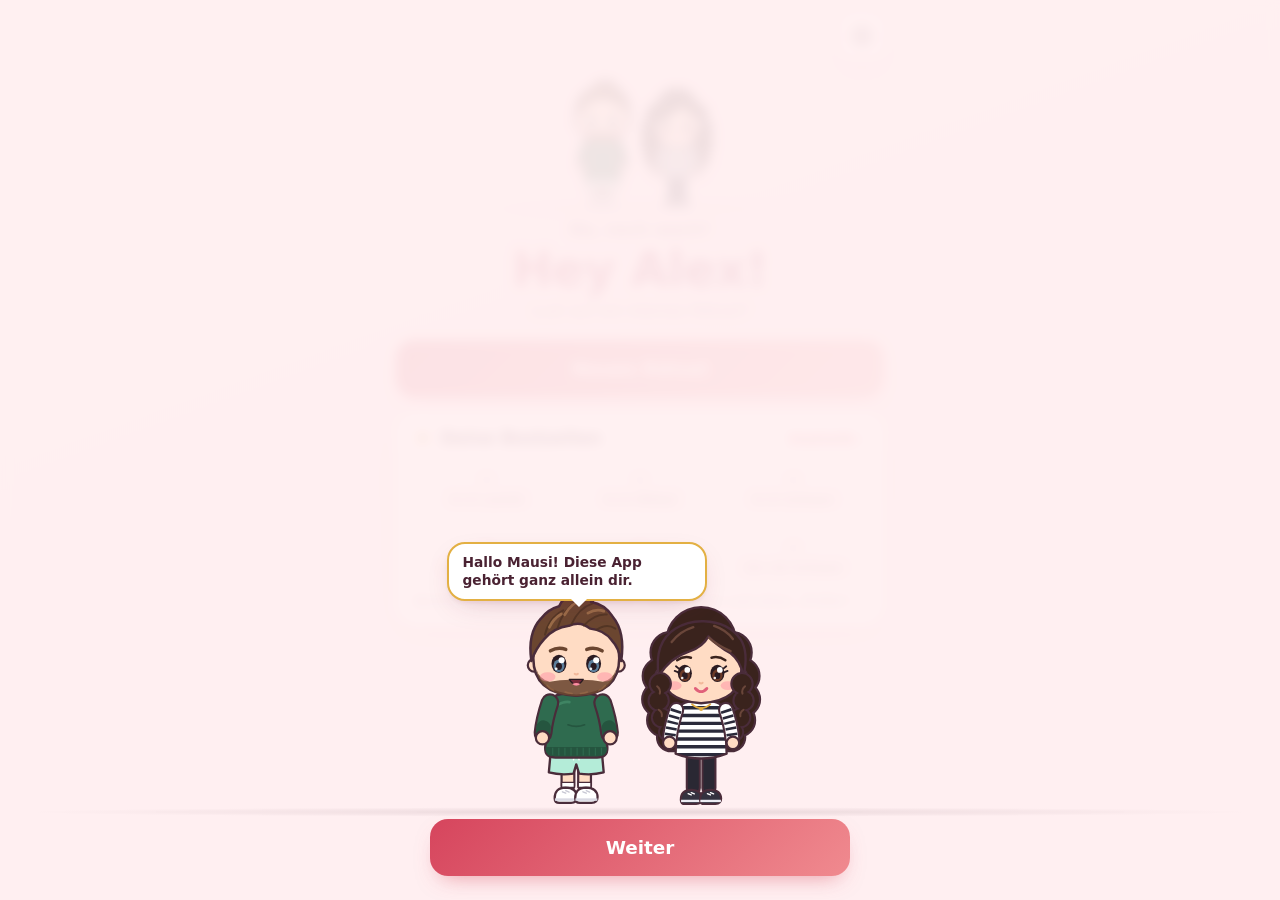
<file: index.html>
<!doctype html>
<html lang="de">
<head>
  <meta charset="utf-8">
  <meta name="viewport" content="width=device-width, initial-scale=1, viewport-fit=cover, user-scalable=no">
  <meta name="theme-color" content="#fff0f1" id="theme-color">
  <title>Alex' Sudoku</title>
  <meta name="description" content="Sudoku für Alex – mit Vincent als Spielleiter.">
  <meta name="mobile-web-app-capable" content="yes">
  <link rel="manifest" href="manifest.webmanifest">
  <link rel="icon" type="image/png" href="icons/favicon-64.png">
  <link rel="apple-touch-icon" href="icons/apple-touch-icon.png">
  <link rel="stylesheet" href="css/style.css">
  <link rel="stylesheet" href="css/figures.css">
</head>
<body>
  <div id="bg" aria-hidden="true"></div>

  <!-- Symbole für Icons -->
  <svg width="0" height="0" style="position:absolute" aria-hidden="true">
    <defs>
      <symbol id="i-heart" viewBox="0 0 24 24"><path fill="currentColor" d="M12 21s-7.5-4.6-9.6-9.2C1 8.6 3 5 6.6 5c2 0 3.4 1.1 5.4 3.2C14 6.1 15.4 5 17.4 5 21 5 23 8.6 21.6 11.8 19.5 16.4 12 21 12 21z"/></symbol>
      <symbol id="i-paw" viewBox="0 0 24 24"><g fill="currentColor"><ellipse cx="12" cy="16" rx="5" ry="4.2"/><ellipse cx="5.5" cy="10.5" rx="2.1" ry="2.7"/><ellipse cx="9.5" cy="6.5" rx="2.1" ry="2.8"/><ellipse cx="14.5" cy="6.5" rx="2.1" ry="2.8"/><ellipse cx="18.5" cy="10.5" rx="2.1" ry="2.7"/></g></symbol>
      <symbol id="i-star" viewBox="0 0 24 24"><path fill="currentColor" d="M12 2.5l2.9 6 6.6.8-4.9 4.5 1.3 6.5L12 17l-5.9 3.3 1.3-6.5L2.5 9.3l6.6-.8z"/></symbol>
      <symbol id="i-cake" viewBox="0 0 24 24"><g fill="currentColor"><rect x="3" y="12" width="18" height="8" rx="2"/><path d="M5 12c0-3 3-4.5 7-4.5s7 1.5 7 4.5z"/><rect x="11.2" y="2.5" width="1.6" height="5" rx=".8"/></g></symbol>
      <symbol id="i-undo" viewBox="0 0 24 24"><path fill="none" stroke="currentColor" stroke-width="2.2" stroke-linecap="round" stroke-linejoin="round" d="M9 14L4 9l5-5M4 9h10a6 6 0 010 12h-3"/></symbol>
      <symbol id="i-erase" viewBox="0 0 24 24"><path fill="none" stroke="currentColor" stroke-width="2.2" stroke-linecap="round" stroke-linejoin="round" d="M20 20H9L3.6 14.6a2 2 0 010-2.8L12 3.4a2 2 0 012.8 0l5.8 5.8a2 2 0 010 2.8L12 20M7.5 9.5l7 7"/></symbol>
      <symbol id="i-pencil" viewBox="0 0 24 24"><path fill="none" stroke="currentColor" stroke-width="2.2" stroke-linecap="round" stroke-linejoin="round" d="M4 20l1-4L16.5 4.5a2.1 2.1 0 013 3L8 19z M14 7l3 3"/></symbol>
      <symbol id="i-check" viewBox="0 0 24 24"><g fill="none" stroke="currentColor" stroke-width="2.2" stroke-linecap="round" stroke-linejoin="round"><circle cx="10.5" cy="10.5" r="6.5"/><path d="M15.5 15.5L21 21M7.8 10.6l2 2 3.6-3.8"/></g></symbol>
      <symbol id="i-bulb" viewBox="0 0 24 24"><path fill="none" stroke="currentColor" stroke-width="2.2" stroke-linecap="round" stroke-linejoin="round" d="M9 18h6M10 21h4M12 3a6 6 0 00-3.6 10.8c.7.6 1.1 1.4 1.1 2.2h5c0-.8.4-1.6 1.1-2.2A6 6 0 0012 3z"/></symbol>
      <symbol id="i-pause" viewBox="0 0 24 24"><g fill="currentColor"><rect x="6" y="4.5" width="4" height="15" rx="1.5"/><rect x="14" y="4.5" width="4" height="15" rx="1.5"/></g></symbol>
      <symbol id="i-home" viewBox="0 0 24 24"><path fill="none" stroke="currentColor" stroke-width="2.2" stroke-linecap="round" stroke-linejoin="round" d="M3.5 11L12 4l8.5 7M6 9.5V20h4.5v-5h3v5H18V9.5"/></symbol>
      <symbol id="i-back" viewBox="0 0 24 24"><path fill="none" stroke="currentColor" stroke-width="2.4" stroke-linecap="round" stroke-linejoin="round" d="M15 5l-7 7 7 7"/></symbol>
      <symbol id="i-gear" viewBox="0 0 24 24"><g fill="none" stroke="currentColor" stroke-width="2.1" stroke-linecap="round" stroke-linejoin="round"><circle cx="12" cy="12" r="3.2"/><path d="M19.4 15a1.7 1.7 0 00.3 1.8l.1.1a2 2 0 11-2.8 2.8l-.1-.1a1.7 1.7 0 00-1.8-.3 1.7 1.7 0 00-1 1.5V21a2 2 0 11-4 0v-.1a1.7 1.7 0 00-1.1-1.5 1.7 1.7 0 00-1.8.3l-.1.1a2 2 0 11-2.8-2.8l.1-.1a1.7 1.7 0 00.3-1.8 1.7 1.7 0 00-1.5-1H3a2 2 0 110-4h.1a1.7 1.7 0 001.5-1.1 1.7 1.7 0 00-.3-1.8l-.1-.1a2 2 0 112.8-2.8l.1.1a1.7 1.7 0 001.8.3H9a1.7 1.7 0 001-1.5V3a2 2 0 114 0v.1a1.7 1.7 0 001 1.5 1.7 1.7 0 001.8-.3l.1-.1a2 2 0 112.8 2.8l-.1.1a1.7 1.7 0 00-.3 1.8V9a1.7 1.7 0 001.5 1H21a2 2 0 110 4h-.1a1.7 1.7 0 00-1.5 1z"/></g></symbol>
      <symbol id="i-zoom" viewBox="0 0 24 24"><g fill="none" stroke="currentColor" stroke-width="2.2" stroke-linecap="round"><circle cx="10.5" cy="10.5" r="6.5"/><path d="M15.5 15.5L21 21M10.5 7.8v5.4M7.8 10.5h5.4"/></g></symbol>
      <symbol id="i-clock" viewBox="0 0 24 24"><g fill="none" stroke="currentColor" stroke-width="2.2" stroke-linecap="round"><circle cx="12" cy="13" r="8"/><path d="M12 9v4l2.5 2M9.5 2.5h5"/></g></symbol>
    </defs>
  </svg>

  <main id="app">
    <!-- START -->
    <section id="screen-home" class="screen">
      <div class="home-top"><button class="icon-btn" id="btn-options" aria-label="Einstellungen"><svg><use href="#i-gear"/></svg></button></div>
      <div class="day-banner" id="day-banner" hidden></div>
      <div class="hero">
        <div class="stage" id="home-stage"><div class="floor"></div></div>
        <p class="hello" id="hello">Hallo</p>
        <h1>Hey Alex!</h1>
        <p class="sub">Lust auf ein kleines Rätsel?</p>
      </div>

      <button class="card continue" id="btn-continue" hidden>
        <span class="continue-label">Weiterspielen</span>
        <span class="continue-info" id="continue-info"></span>
        <span class="continue-arrow">›</span>
      </button>

      <button class="btn primary big" id="btn-new">Neues Rätsel</button>

      <div class="card records">
        <div class="card-head">
          <h2><svg class="ico"><use href="#i-star"/></svg> Deine Bestzeiten</h2>
          <button class="link-btn" id="btn-stats">Statistik ›</button>
        </div>
        <div class="records-grid" id="records"></div>
        <p class="hint-text">Bestzeiten zählen im Zeitmodus – ohne Tipps und ohne „Prüfen“.</p>
      </div>
    </section>

    <!-- STATISTIK -->
    <section id="screen-stats" class="screen">
      <header class="topbar">
        <button class="icon-btn" data-go="home" aria-label="Zurück"><svg><use href="#i-back"/></svg></button>
        <h2>Statistik</h2>
        <span class="spacer"></span>
      </header>
      <div class="stat-tiles" id="stat-tiles"></div>
      <div class="card">
        <h3>Nach Größe und Schwierigkeit</h3>
        <table class="stat-table" id="stat-table"></table>
        <p class="hint-text">Bestzeit und Durchschnitt zählen nur Rätsel im Zeitmodus ohne Hilfe.</p>
      </div>
    </section>

    <!-- EINSTELLUNGEN -->
    <section id="screen-setup" class="screen">
      <header class="topbar">
        <button class="icon-btn" data-go="home" aria-label="Zurück"><svg><use href="#i-back"/></svg></button>
        <h2>Neues Rätsel</h2>
        <span class="spacer"></span>
      </header>

      <div class="card">
        <h3>Größe</h3>
        <div class="seg" id="seg-size">
          <button data-size="9" class="on">9 × 9</button>
          <button data-size="16">16 × 16</button>
        </div>
      </div>

      <div class="card">
        <h3>Symbole</h3>
        <div class="sets" id="sets"></div>
      </div>

      <div class="card">
        <h3>Schwierigkeit</h3>
        <div class="diffs" id="diffs">
          <button data-diff="leicht"><span class="paws"><svg><use href="#i-paw"/></svg></span>Leicht</button>
          <button data-diff="mittel"><span class="paws"><svg><use href="#i-paw"/></svg><svg><use href="#i-paw"/></svg></span>Mittel</button>
          <button data-diff="schwer"><span class="paws"><svg><use href="#i-paw"/></svg><svg><use href="#i-paw"/></svg><svg><use href="#i-paw"/></svg></span>Schwer</button>
        </div>
      </div>

      <div class="card row-between">
        <div>
          <h3><svg class="ico"><use href="#i-clock"/></svg> Zeitmodus</h3>
          <p class="hint-text">Auf Zeit spielen und Rekorde jagen.</p>
        </div>
        <button class="switch" id="sw-timed" role="switch" aria-checked="true" aria-label="Zeitmodus"><span></span></button>
      </div>

      <button class="btn primary big" id="btn-start">Los geht's!</button>
    </section>

    <!-- OPTIONEN -->
    <section id="screen-options" class="screen">
      <header class="topbar">
        <button class="icon-btn" data-go="home" aria-label="Zurück"><svg><use href="#i-back"/></svg></button>
        <h2>Einstellungen</h2>
        <span class="spacer"></span>
      </header>

      <div class="card">
        <h3>Design</h3>
        <div class="seg seg3" id="seg-theme">
          <button data-theme="system">Wie Handy</button>
          <button data-theme="light">Hell</button>
          <button data-theme="dark">Dunkel</button>
        </div>
      </div>

      <div class="card">
        <div class="opt-row">
          <h3>Notizen automatisch entfernen</h3>
          <button class="switch" id="sw-autonotes" role="switch" aria-checked="false" aria-label="Notizen automatisch entfernen"><span></span></button>
        </div>
        <p class="hint-text">Trägst du eine Zahl groß ein, verschwinden dieselben Bleistift-Notizen in ihrer Zeile, Spalte und ihrem Block. „Zurück“ holt sie wieder her – der Radierer nicht.</p>
      </div>
    </section>

    <!-- LADEN -->
    <section id="screen-loading" class="screen">
      <div class="loading">
        <div class="bake" id="bake"><svg class="cake" viewBox="0 0 200 200" aria-hidden="true">
          <g class="steam"><path d="M80 52c-6-8 6-12 0-20"/><path d="M100 46c-6-8 6-12 0-20"/><path d="M120 52c-6-8 6-12 0-20"/></g>
          <ellipse cx="100" cy="168" rx="72" ry="10" class="plate"/>
          <rect x="42" y="112" width="116" height="52" rx="10" class="layer1"/>
          <rect x="52" y="78" width="96" height="40" rx="10" class="layer2"/>
          <path d="M52 92c0-10 6-14 14-14h68c8 0 14 4 14 14v2c-6 0-6 8-12 8s-6-8-12-8-6 10-12 10-6-10-12-10-6 8-12 8-6-8-12-8-6 10-12 10-6-8-10-8z" class="icing"/>
          <rect x="96" y="58" width="8" height="22" rx="3" class="candle"/>
          <path d="M100 40c6 7 6 13 0 16-6-3-6-9 0-16z" class="flame"/>
          <g class="dots"><circle cx="70" cy="136" r="4"/><circle cx="100" cy="142" r="4"/><circle cx="130" cy="136" r="4"/></g>
        </svg></div>
        <p class="loading-text">Dein Rätsel wird gebacken …</p>
        <div class="loading-bar"><span></span></div>
      </div>
    </section>

    <!-- SPIEL -->
    <section id="screen-game" class="screen">
      <header class="topbar">
        <button class="icon-btn" id="btn-home" aria-label="Zum Start"><svg><use href="#i-home"/></svg></button>
        <div class="game-title">
          <span id="game-level">Mittel</span>
          <span class="timer" id="timer" hidden>0:00</span>
        </div>
        <button class="icon-btn" id="btn-pause" aria-label="Pause"><svg><use href="#i-pause"/></svg></button>
      </header>

      <div class="board-wrap" id="board-wrap">
        <div class="board-scroll" id="board-scroll"><div class="board" id="board"></div></div>
        <button class="cover" id="cover" hidden>
          <span class="cover-say" id="cover-say" hidden></span>
          <span class="holder" id="pause-holder"></span>
          <span class="cover-text">Antippen zum Weiterspielen</span>
        </button>
      </div>

      <div class="tools">
        <button class="tool" id="t-undo"><svg><use href="#i-undo"/></svg><span>Zurück</span></button>
        <button class="tool" id="t-erase"><svg><use href="#i-erase"/></svg><span>Radierer</span></button>
        <button class="tool" id="t-pencil" aria-pressed="false"><svg><use href="#i-pencil"/></svg><span id="t-pencil-label">Bleistift</span></button>
        <button class="tool" id="t-check"><svg><use href="#i-check"/></svg><span id="t-check-label">Prüfen</span></button>
        <button class="tool" id="t-zoom" aria-pressed="false" hidden><svg><use href="#i-zoom"/></svg><span>Zoom</span></button>
        <button class="tool" id="t-tip">
          <span class="tip-ring"><svg viewBox="0 0 40 40" class="ring"><circle cx="20" cy="20" r="17" class="ring-bg"/><circle cx="20" cy="20" r="17" class="ring-fg" id="tip-ring"/></svg><svg class="tip-ico"><use href="#i-bulb"/></svg></span>
          <span>Tipp</span>
        </button>
      </div>

      <div class="notes-strip" id="notes-strip" hidden></div>
      <div class="numpad" id="numpad"></div>
      <div class="dev" id="dev" hidden><button id="dev-almost">Test: fast fertig</button> <button id="dev-moment">Test: Zufallsmoment</button></div>
      <div class="stage" id="game-stage"><div class="floor"></div></div>
    </section>
  </main>

  <!-- Begrüßungsszene beim ersten Öffnen -->
  <div class="intro" id="intro" hidden>
    <div class="stage" id="intro-stage"><div class="floor"></div></div>
    <div class="intro-actions"><button class="btn primary big" id="intro-next">Weiter</button></div>
  </div>

  <!-- Dialog -->
  <div class="modal" id="modal" hidden>
    <div class="modal-card" role="dialog" aria-modal="true">
      <div class="modal-body" id="modal-body"></div>
      <div class="modal-actions" id="modal-actions"></div>
    </div>
  </div>

  <canvas id="confetti" aria-hidden="true"></canvas>

  <script src="js/sudoku.js"></script>
  <script src="js/symbols.js"></script>
  <script src="js/figures.js"></script>
  <script src="js/app.js"></script>
</body>
</html>
</file>
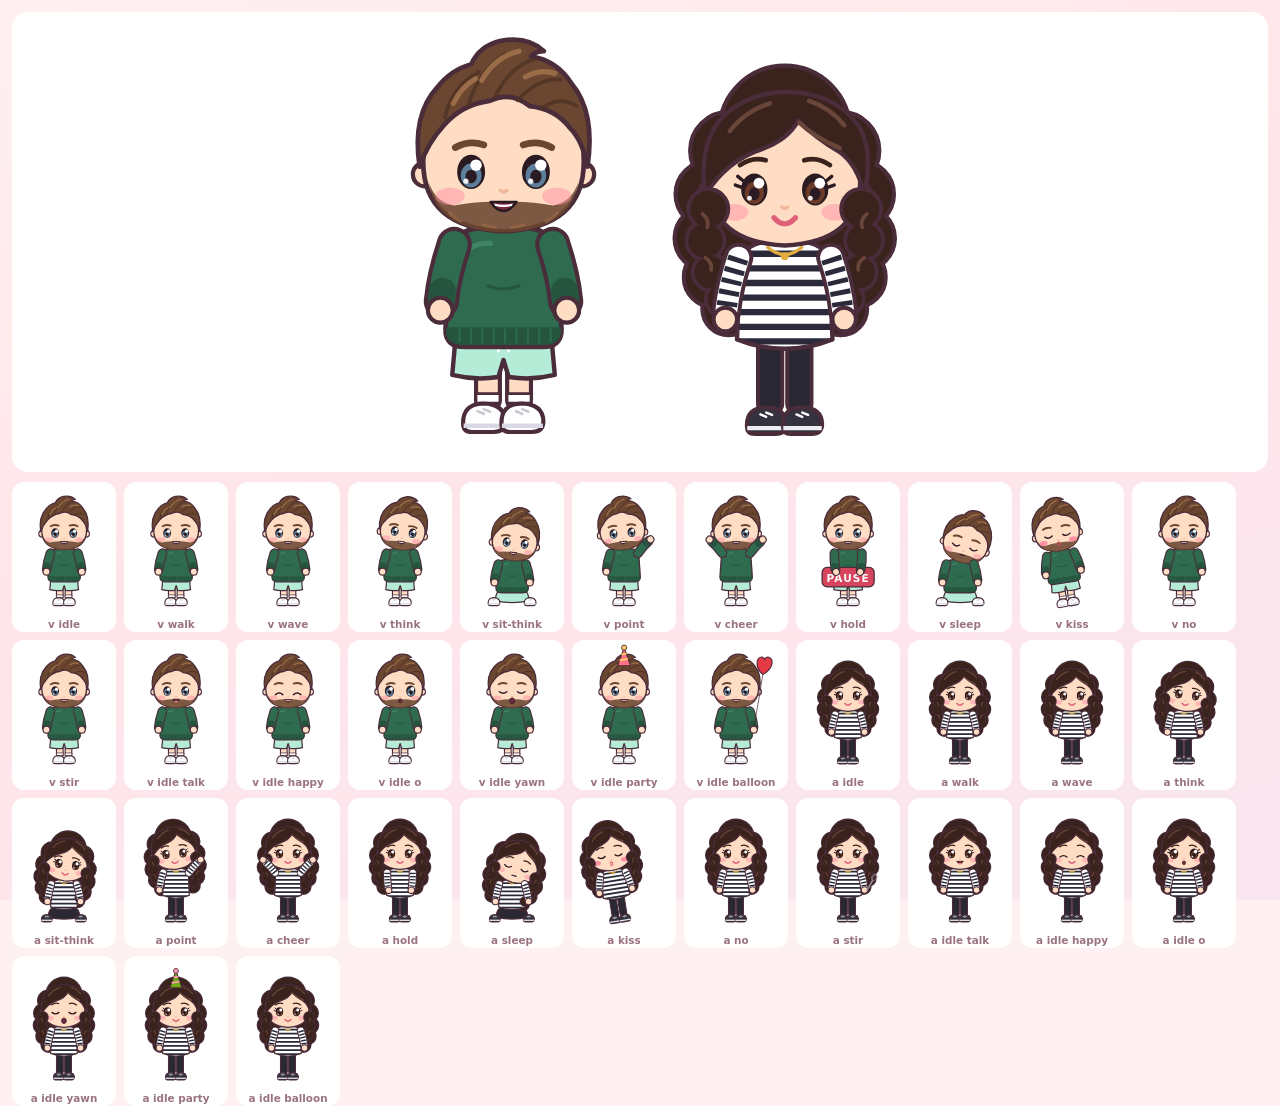
<file: tools/figuren.html>
<!doctype html>
<html lang="de">
<head>
  <meta charset="utf-8">
  <meta name="viewport" content="width=device-width, initial-scale=1">
  <title>Figuren-Vorschau</title>
  <link rel="stylesheet" href="../css/style.css">
  <link rel="stylesheet" href="../css/figures.css">
  <style>
    body { padding: 12px; user-select: auto; }
    .grid { display: flex; flex-wrap: wrap; gap: 8px; }
    .cell2 { position: relative; width: 104px; height: 150px; background: var(--card); border-radius: 12px; }
    .cell2 .actor { --fig-h: 120px; left: 50%; margin-left: -36px; bottom: 18px; }
    .cell2 .actor-alex { margin-left: -34px; }
    .cell2 b { position: absolute; bottom: 2px; left: 0; right: 0; text-align: center; font-size: .65rem; color: var(--muted); }
    .big { display: flex; gap: 30px; justify-content: center; align-items: flex-end; height: 460px; position: relative; background: var(--card); border-radius: 16px; margin-bottom: 10px; padding-bottom: 10px; }
    .big .actor { position: relative; --fig-h: 430px; }
  </style>
</head>
<body>
  <div class="big" id="big"></div>
  <div class="grid" id="grid"></div>
  <script src="../js/figures.js"></script>
  <script>
    if (location.hash === '#dark') document.documentElement.dataset.theme = 'dark';
    const big = document.getElementById('big');
    new Figures.Actor(big, 'vincent'); new Figures.Actor(big, 'alex');
    const poses = [['idle'], ['walk'], ['wave'], ['think'], ['sit-think'], ['point'], ['cheer'], ['hold'], ['sleep'], ['kiss'], ['no'], ['stir'], ['idle', 'talk'], ['idle', 'happy'], ['idle', 'o'], ['idle', 'yawn'], ['idle', '', 'party'], ['idle', '', 'balloon']];
    const grid = document.getElementById('grid');
    for (const who of ['vincent', 'alex']) for (const [p, f, pr] of poses) {
      const c = document.createElement('div'); c.className = 'cell2'; grid.appendChild(c);
      const a = new Figures.Actor(c, who); a.pose(p).face(f).props(pr);
      c.insertAdjacentHTML('beforeend', `<b>${who[0]} ${p} ${f || ''} ${pr || ''}</b>`);
    }
  </script>
</body>
</html>
</file>
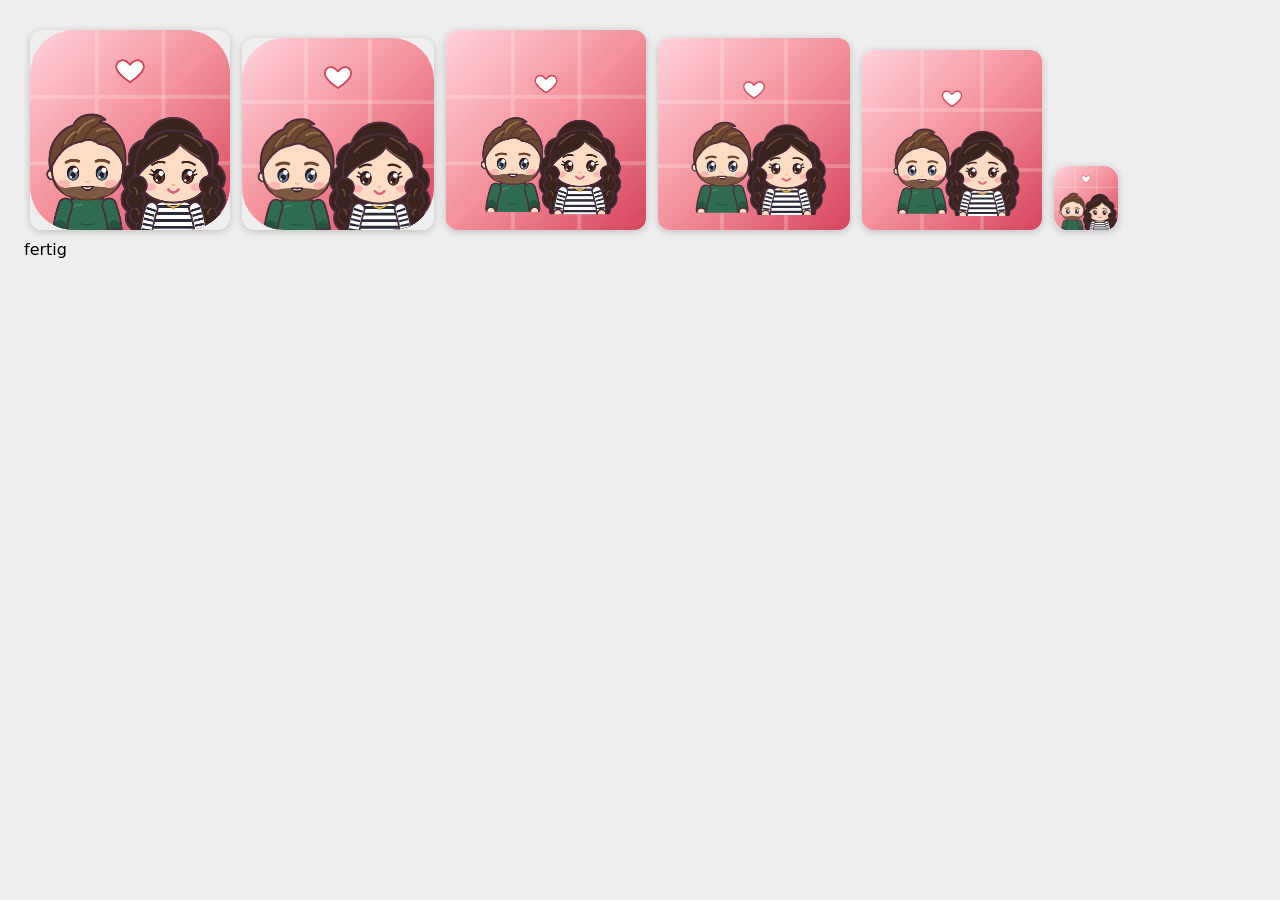
<file: tools/icon-maker.html>
<!doctype html>
<html lang="de">
<head>
  <meta charset="utf-8">
  <title>App-Symbol erzeugen</title>
  <style>body { font-family: system-ui; padding: 16px; background: #eee; } img, canvas { margin: 6px; border-radius: 12px; box-shadow: 0 2px 8px #0003; } #log { white-space: pre; }</style>
</head>
<body>
  <div id="out"></div>
  <div id="log"></div>
  <script src="../js/figures.js"></script>
  <script>
  // Erzeugt die App-Symbole aus den echten Figuren. Speichern nur mit "node tools/serve.js --icons".
  const HIDE = ['f-eyes-closed', 'f-legs-sit', 'm-open', 'm-o', 'm-kiss', 'm-flat', 'f-hat', 'f-balloon', 'f-whisk', 'f-sign'];
  function bust(who, x, y, w) {
    const holder = document.createElement('div');
    holder.innerHTML = Figures.svg(who);
    const svg = holder.firstElementChild;
    HIDE.forEach(c => svg.querySelectorAll('.' + c).forEach(e => e.remove()));
    const h = w * 112 / 96;
    return `<svg x="${x}" y="${y}" width="${w}" height="${h}" viewBox="2 -4 96 112">${svg.innerHTML}</svg>`;
  }
  function iconSVG(maskable) {
    const s = maskable ? .78 : 1, o = 256 * (1 - s);
    const grid = [1, 2].map(k => `<path d="M${k * 512 / 3} 0V512M0 ${k * 512 / 3}H512" stroke="#fff" stroke-opacity=".22" stroke-width="10"/>`).join('');
    return `<svg xmlns="http://www.w3.org/2000/svg" viewBox="0 0 512 512">
      <defs><linearGradient id="bg" x1="0" y1="0" x2="1" y2="1"><stop offset="0" stop-color="#ffd3dc"/><stop offset=".5" stop-color="#f4919a"/><stop offset="1" stop-color="#d6455d"/></linearGradient></defs>
      <clipPath id="clip"><rect width="512" height="512" rx="${maskable ? 0 : 112}"/></clipPath>
      <g clip-path="url(#clip)">
      <rect width="512" height="512" fill="url(#bg)"/>
      ${grid}
      <g transform="translate(${o} ${o}) scale(${s})">
        <path transform="translate(214 60) scale(3.5)" fill="#fff" stroke="#d6455d" stroke-width="1.4" d="M12 21s-7.5-4.6-9.6-9.2C1 8.6 3 5 6.6 5c2 0 3.4 1.1 5.4 3.2C14 6.1 15.4 5 17.4 5 21 5 23 8.6 21.6 11.8 19.5 16.4 12 21 12 21z"/>
        ${bust("vincent", 6, 196, 282)}${bust("alex", 226, 204, 282)}
      </g></g>
    </svg>`;
  }
  async function render(svg, size, name) {
    const img = new Image();
    img.src = 'data:image/svg+xml;charset=utf-8,' + encodeURIComponent(svg);
    await img.decode();
    const c = document.createElement('canvas'); c.width = c.height = size;
    c.getContext('2d').drawImage(img, 0, 0, size, size);
    document.getElementById('out').appendChild(c);
    c.style.width = Math.min(size, 200) + 'px';
    if (location.hash !== '#save') return;
    const blob = await new Promise(r => c.toBlob(r, 'image/png'));
    const res = await fetch('/__icon?name=' + name, { method: 'POST', body: blob });
    document.getElementById('log').textContent += name + ': ' + res.status + '\n';
  }
  (async () => {
    const any = iconSVG(false), mask = iconSVG(true);
    await render(any, 512, 'icon-512.png');
    await render(any, 192, 'icon-192.png');
    await render(mask, 512, 'maskable-512.png');
    await render(mask, 192, 'maskable-192.png');
    await render(mask, 180, 'apple-touch-icon.png');
    await render(any, 64, 'favicon-64.png');
    document.getElementById('log').textContent += 'fertig';
  })();
  </script>
</body>
</html>
</file>
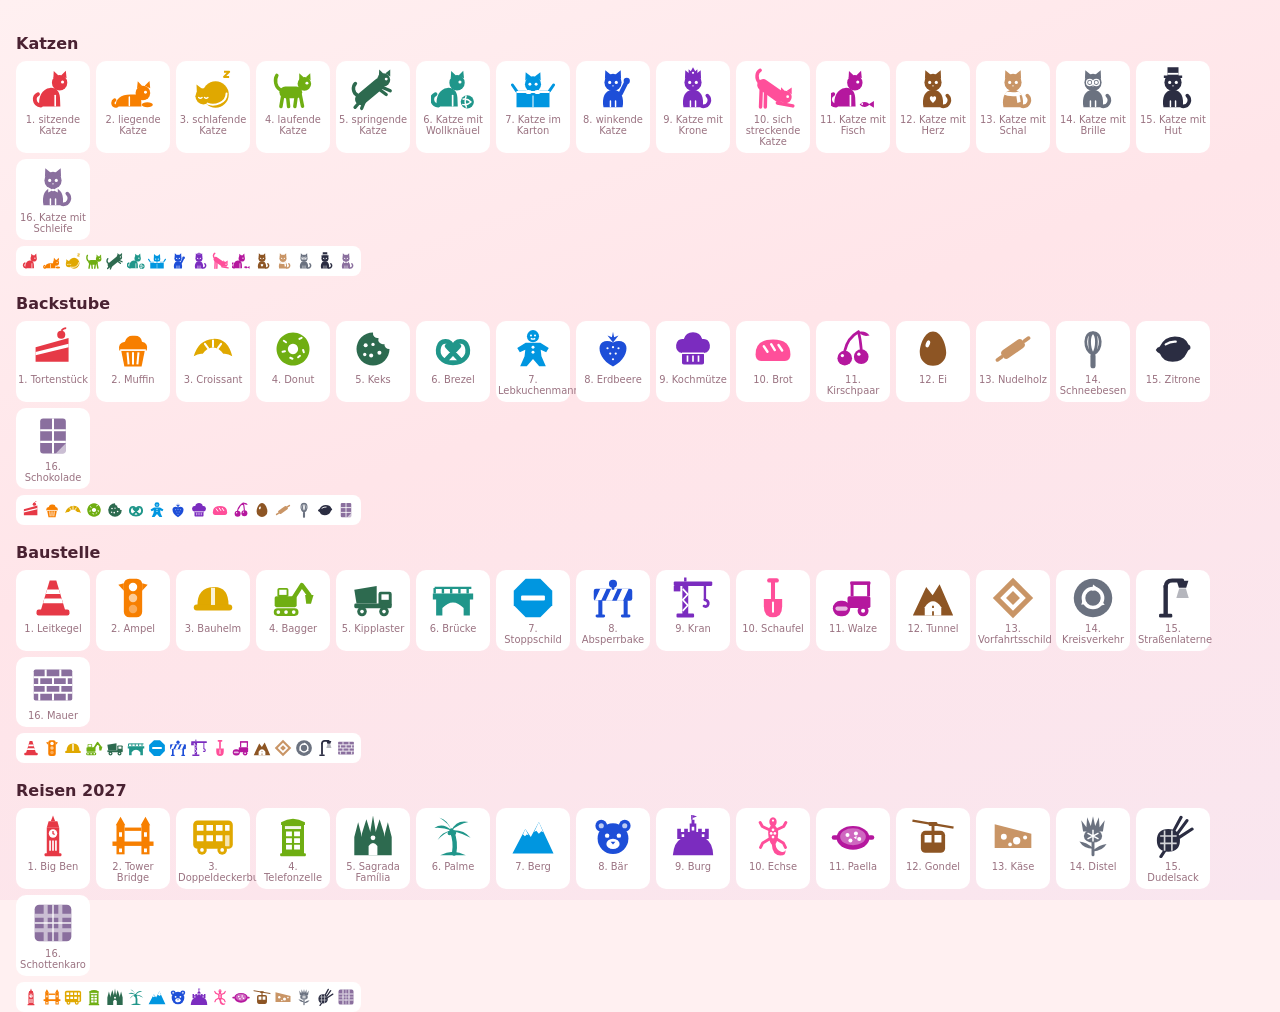
<file: tools/symbole.html>
<!doctype html>
<html lang="de">
<head>
  <meta charset="utf-8">
  <meta name="viewport" content="width=device-width, initial-scale=1">
  <title>Symbol-Vorschau</title>
  <link rel="stylesheet" href="../css/style.css">
  <style>
    body { padding: 16px; user-select: auto; }
    h2 { margin: 18px 0 8px; font-size: 1rem; }
    .row { display: flex; flex-wrap: wrap; gap: 6px; }
    .tile { width: 74px; text-align: center; font-size: .62rem; color: var(--muted); background: var(--card); border-radius: 10px; padding: 6px 2px; }
    .tile svg { width: 44px; height: 44px; display: block; margin: 0 auto 3px; }
    .small svg { width: 18px; height: 18px; }
    .small { display: flex; gap: 3px; flex-wrap: wrap; background: var(--card); padding: 6px; border-radius: 8px; margin-top: 6px; width: max-content; }
  </style>
</head>
<body>
  <div id="out"></div>
  <script src="../js/symbols.js"></script>
  <script>
    Symbols.inject();
    const out = document.getElementById('out');
    if (location.hash === '#dark') document.documentElement.dataset.theme = 'dark';
    for (const key of Symbols.ORDER) {
      const s = Symbols.SETS[key]; if (!s.items) continue;
      let h = `<h2>${s.label}</h2><div class="row">`;
      s.items.forEach(([n], k) => { h += `<div class="tile"><svg style="color:var(--s${k + 1});--sym-detail:var(--d${k + 1},#fff)"><use href="#sym-${key}-${k + 1}"/></svg>${k + 1}. ${n.replace(/^(der|die|das) /, '')}</div>`; });
      h += '</div><div class="small">' + s.items.map((_, k) => `<svg style="color:var(--s${k + 1});--sym-detail:var(--d${k + 1},#fff)"><use href="#sym-${key}-${k + 1}"/></svg>`).join('') + '</div>';
      out.insertAdjacentHTML('beforeend', h);
    }
  </script>
</body>
</html>
</file>
<file: css/style.css>
/* ===== Farben & Grundwerte ===== */
/* Hell: Rosé / Altrosa, Beerenrot als Akzent, Gold für Highlights.
   Dunkel: Weinrot / Pflaume mit Rosé und Gold.
   (--violet = warmes Beeren-Violett; Name aus Kompatibilitätsgründen behalten) */
:root {
  --bg1: #fff0f1; --bg2: #f9e6ef; --bg3: #ffe5e9;
  --card: #ffffff; --card-2: #fff5f6;
  --ink: #4a2232; --muted: #9a7281; --line: #f1dbe2; --line-strong: #5a2a3c;
  --accent: #d6455d; --accent-2: #f08a8f; --violet: #9c3d6b; --violet-soft: #f8e3ec;
  --gold: #c9962c; --gold-soft: #f7e7c4;
  --entry: #b0335a; --given: #4a2232; --note: #9a7281;
  --sel: #ffd3dc; --peer: #fff0f3; --hint: #e3b043; --wrong: #e0263f; --wrong-bg: #ffe0e4;
  --btn-shadow: rgba(214, 69, 93, .55);
  --shadow: 0 10px 30px -12px rgba(120, 30, 60, .26), 0 2px 6px -2px rgba(120, 30, 60, .12);
  --radius: 22px;
  --font: "Nunito", "Quicksand", ui-rounded, "SF Pro Rounded", "Segoe UI", system-ui, -apple-system, Roboto, sans-serif;
  color-scheme: light;
}
@media (prefers-color-scheme: dark) {
  :root:not([data-theme="light"]) {
    --bg1: #2a1219; --bg2: #22111d; --bg3: #331722;
    --card: #3a1d29; --card-2: #45232f;
    --ink: #fbeaf0; --muted: #c9a3b2; --line: #57303f; --line-strong: #f3c6d3;
    --accent: #ff6f88; --accent-2: #ffa3a8; --violet: #f08cb6; --violet-soft: #4d2638;
    --gold: #e6bb55; --gold-soft: #4f3a1e;
    --entry: #ff9fbd; --given: #fbeaf0; --note: #c9a3b2;
    --sel: #6b2f45; --peer: #46232f; --hint: #e0b34a; --wrong: #ff5c6c; --wrong-bg: #5c2430;
    --btn-shadow: rgba(0, 0, 0, .5);
    --shadow: 0 10px 30px -12px rgba(0, 0, 0, .6);
    color-scheme: dark;
  }
}
:root[data-theme="dark"] {
  --bg1: #2a1219; --bg2: #22111d; --bg3: #331722;
  --card: #3a1d29; --card-2: #45232f;
  --ink: #fbeaf0; --muted: #c9a3b2; --line: #57303f; --line-strong: #f3c6d3;
  --accent: #ff6f88; --accent-2: #ffa3a8; --violet: #f08cb6; --violet-soft: #4d2638;
  --gold: #e6bb55; --gold-soft: #4f3a1e;
  --entry: #ff9fbd; --given: #fbeaf0; --note: #c9a3b2;
  --sel: #6b2f45; --peer: #46232f; --hint: #e0b34a; --wrong: #ff5c6c; --wrong-bg: #5c2430;
  --btn-shadow: rgba(0, 0, 0, .5);
  --shadow: 0 10px 30px -12px rgba(0, 0, 0, .6);
  color-scheme: dark;
}

/* Symbolfarben: Index 1–16, je Symbol eine eigene Grundfarbe */
:root {
  --sym-detail: #fff;
  --s1: #e63946; --s2: #f77f00; --s3: #e0a800; --s4: #6fae12; --s5: #2d6a4f; --s6: #20968a; --s7: #0096e0; --s8: #1d4ed8;
  --s9: #7b2cbf; --s10: #ff4f9a; --s11: #b5179e; --s12: #8d5524; --s13: #c99566; --s14: #6b7280; --s15: #2b2d42; --s16: #8a6f9e;
}
@media (prefers-color-scheme: dark) {
  :root:not([data-theme="light"]) { --s5: #40a074; --s8: #4f8bf0; --s9: #a463e6; --s11: #dc3fc0; --s12: #b9824f; --s13: #e6c992; --s14: #8b93a3; --s15: #e7e5ee; --s16: #b8a1c7; --d15: #2a1219; }
}
:root[data-theme="dark"] { --s5: #40a074; --s8: #4f8bf0; --s9: #a463e6; --s11: #dc3fc0; --s12: #b9824f; --s13: #e6c992; --s14: #8b93a3; --s15: #e7e5ee; --s16: #b8a1c7; --d15: #2a1219; }

* { box-sizing: border-box; -webkit-tap-highlight-color: transparent; }
[hidden] { display: none !important; }
html, body { margin: 0; height: 100%; }
body {
  font-family: var(--font); color: var(--ink);
  background: linear-gradient(160deg, var(--bg1) 0%, var(--bg3) 45%, var(--bg2) 100%) fixed;
  background-color: var(--bg1);
  overscroll-behavior: none; user-select: none; -webkit-user-select: none;
}
button { font: inherit; color: inherit; cursor: pointer; border: 0; background: none; }
button:disabled { cursor: default; }
svg { width: 1em; height: 1em; }
.ico { width: 1.05em; height: 1.05em; vertical-align: -.15em; margin-right: .2em; color: var(--gold); }

/* ===== Hintergrund-Deko ===== */
#bg { position: fixed; inset: 0; overflow: hidden; pointer-events: none; z-index: 0; }
#bg svg { position: absolute; bottom: -60px; opacity: .16; animation: floatUp linear infinite; }
@keyframes floatUp {
  0% { transform: translateY(0) rotate(0deg); }
  50% { transform: translateY(-55vh) translateX(18px) rotate(14deg); }
  100% { transform: translateY(-115vh) rotate(-8deg); }
}

/* ===== Layout ===== */
#app { position: relative; z-index: 1; max-width: 520px; margin: 0 auto; min-height: 100dvh;
  padding: max(14px, env(safe-area-inset-top)) 16px max(16px, env(safe-area-inset-bottom)); }
.screen { display: none; flex-direction: column; gap: 14px; animation: screenIn .35s ease; }
.screen.active { display: flex; }
@keyframes screenIn { from { opacity: 0; transform: translateY(10px); } to { opacity: 1; transform: none; } }

.card { background: var(--card); border-radius: var(--radius); padding: 16px 18px; box-shadow: var(--shadow); }
.card h2, .card h3 { margin: 0 0 10px; font-size: 1.05rem; font-weight: 800; }
.hint-text { margin: 6px 0 0; color: var(--muted); font-size: .85rem; line-height: 1.35; }
.row-between { display: flex; align-items: center; justify-content: space-between; gap: 12px; }
.row-between h3 { margin-bottom: 0; }

.btn { border-radius: 18px; padding: 14px 18px; font-weight: 800; transition: transform .12s ease, box-shadow .2s; }
.btn:active { transform: scale(.97); }
.btn.primary { color: #fff; background: linear-gradient(135deg, var(--accent), var(--accent-2));
  box-shadow: 0 10px 22px -10px var(--btn-shadow); }
.btn.secondary { background: var(--violet-soft); color: var(--violet); }
.btn.big { font-size: 1.15rem; padding: 18px; }

.topbar { display: flex; align-items: center; gap: 10px; }
.topbar h2 { flex: 1; margin: 0; text-align: center; font-size: 1.2rem; font-weight: 800; }
.spacer { width: 44px; }
.icon-btn { width: 44px; height: 44px; border-radius: 14px; display: grid; place-items: center;
  background: var(--card); box-shadow: var(--shadow); font-size: 1.25rem; }
.icon-btn:active { transform: scale(.94); }

/* ===== Start ===== */
.home-top { display: flex; justify-content: flex-end; height: 44px; margin-bottom: -44px; position: relative; z-index: 2; }
.hero { text-align: center; padding: 0 0 6px; }
.hero h1 { margin: 2px 0 4px; font-size: 2.6rem; font-weight: 900; letter-spacing: -.5px;
  background: linear-gradient(135deg, var(--accent), var(--violet)); -webkit-background-clip: text; background-clip: text; color: transparent; }
.hello { margin: 0; color: var(--muted); font-weight: 700; }
.sub { margin: 0; color: var(--muted); }
@keyframes beat { 0%, 100% { transform: scale(1); } 12% { transform: scale(1.12); } 24% { transform: scale(1); } 36% { transform: scale(1.08); } 48% { transform: scale(1); } }

.continue { display: grid; grid-template-columns: 1fr auto; text-align: left; gap: 2px 10px; border: 2px solid var(--violet-soft); }
.continue-label { font-weight: 800; font-size: 1.1rem; color: var(--violet); }
.continue-info { color: var(--muted); font-size: .9rem; grid-column: 1; }
.continue-arrow { grid-row: 1 / 3; grid-column: 2; align-self: center; font-size: 2rem; color: var(--violet); }

.records-grid { display: grid; grid-template-columns: repeat(3, 1fr); gap: 8px; }
.rec { background: var(--card-2); border-radius: 14px; padding: 10px 6px; text-align: center; }
.rec b { display: block; font-size: 1.15rem; font-variant-numeric: tabular-nums; }
.rec span { font-size: .78rem; color: var(--muted); font-weight: 700; }

/* ===== Einstellungen ===== */
.seg { display: grid; grid-template-columns: 1fr 1fr; gap: 8px; }
.seg button { padding: 12px; border-radius: 14px; background: var(--card-2); font-weight: 800; border: 2px solid transparent; }
.seg button.on { border-color: var(--accent); background: var(--sel); }
.seg button:disabled { opacity: .45; }
.seg small { font-weight: 700; font-size: .7rem; margin-left: 4px; color: var(--muted); }
.diffs { display: grid; grid-template-columns: repeat(3, 1fr); gap: 8px; }
.diffs button { padding: 12px 4px; border-radius: 16px; background: var(--card-2); font-weight: 800; display: grid; gap: 6px; justify-items: center;
  border: 2px solid transparent; transition: transform .15s; }
.diffs button.on { border-color: var(--accent); background: var(--sel); transform: translateY(-2px); }
.paws { display: flex; gap: 2px; color: var(--accent); font-size: 18px; min-height: 18px; }
.switch { width: 56px; height: 32px; border-radius: 99px; background: var(--line); position: relative; flex: none; transition: background .2s; }
.switch span { position: absolute; top: 4px; left: 4px; width: 24px; height: 24px; border-radius: 50%; background: #fff; box-shadow: 0 2px 6px rgba(0,0,0,.2); transition: transform .2s; }
.switch[aria-checked="true"] { background: var(--accent); }
.switch[aria-checked="true"] span { transform: translateX(24px); }

.sets { display: grid; grid-template-columns: repeat(5, 1fr); gap: 6px; }
.sets button { display: grid; justify-items: center; gap: 5px; padding: 9px 2px 7px; border-radius: 14px; background: var(--card-2);
  border: 2px solid transparent; font-size: .66rem; font-weight: 800; line-height: 1.1; transition: transform .15s; }
.sets button.on { border-color: var(--accent); background: var(--sel); transform: translateY(-2px); }
.sets .prev { display: flex; gap: 1px; height: 17px; align-items: center; }
.sets .prev .sym { width: 17px; height: 17px; }
.sets .prev span { font-size: 14px; font-weight: 900; color: var(--violet); width: 13px; text-align: center; }

.card-head { display: flex; align-items: baseline; justify-content: space-between; gap: 8px; }
.link-btn { color: var(--accent); font-weight: 800; font-size: .88rem; padding: 4px 0; }

/* ===== Statistik ===== */
.stat-tiles { display: grid; grid-template-columns: 1fr 1fr; gap: 10px; }
.stat { background: var(--card); border-radius: 18px; padding: 14px; box-shadow: var(--shadow); }
.stat b { display: block; font-size: 1.6rem; font-weight: 900; color: var(--violet); line-height: 1.15; font-variant-numeric: tabular-nums; }
.stat b.small { font-size: 1.05rem; padding: 5px 0 3px; display: flex; align-items: center; gap: 4px; }
.stat b.small .sym:first-of-type { margin-left: 6px; }
.stat .sym { display: inline-block; width: 22px; height: 22px; }
.stat span { font-size: .78rem; font-weight: 700; color: var(--muted); }
.stat-table { width: 100%; border-collapse: collapse; font-size: .84rem; font-variant-numeric: tabular-nums; }
.stat-table th { font-size: .72rem; color: var(--muted); font-weight: 800; text-align: center; padding: 4px 2px 8px; }
.stat-table td { text-align: center; padding: 7px 2px; border-top: 1px solid var(--line); font-weight: 700; }
.stat-table td:first-child, .stat-table th:first-child { text-align: left; }

/* ===== Optionen ===== */
.seg3 { grid-template-columns: repeat(3, 1fr); }
.seg3 button { padding: 12px 4px; white-space: nowrap; font-size: .92rem; }
.opt-row { display: flex; align-items: center; justify-content: space-between; gap: 14px; }
.opt-row h3 { margin-bottom: 0; }

/* ===== Laden ===== */
.loading { min-height: 70dvh; display: grid; place-content: center; justify-items: center; gap: 10px; text-align: center; }
.cake { width: 190px; height: 190px; }
.cake .plate { fill: var(--line); }
.cake .layer1 { fill: #f4b183; }
.cake .layer2 { fill: #f7c59f; }
.cake .icing { fill: #ff9ab3; }
.cake .candle { fill: var(--violet); }
.cake .flame { fill: #ffc24b; transform-origin: 100px 56px; animation: flicker .5s ease-in-out infinite alternate; }
.cake .dots circle { fill: #fff; opacity: .85; }
.cake .steam path { fill: none; stroke: var(--muted); stroke-width: 3; stroke-linecap: round; opacity: 0; animation: steam 1.8s ease-in-out infinite; }
.cake .steam path:nth-child(2) { animation-delay: .5s; }
.cake .steam path:nth-child(3) { animation-delay: 1s; }
.cake { animation: bob 1.4s ease-in-out infinite; }
@keyframes flicker { from { transform: scale(1) rotate(-4deg); } to { transform: scale(1.15, .9) rotate(4deg); } }
@keyframes steam { 0% { opacity: 0; transform: translateY(8px); } 40% { opacity: .6; } 100% { opacity: 0; transform: translateY(-14px); } }
@keyframes bob { 0%, 100% { transform: translateY(0); } 50% { transform: translateY(-6px); } }
.loading-text { font-weight: 800; font-size: 1.15rem; margin: 0; }
.loading-bar { width: 180px; height: 8px; border-radius: 9px; background: var(--card); overflow: hidden; box-shadow: var(--shadow); }
.loading-bar span { display: block; height: 100%; width: 0; border-radius: 9px; background: linear-gradient(90deg, var(--accent), var(--violet)); animation: fill 1.5s ease-in-out forwards; }
@keyframes fill { to { width: 100%; } }

/* ===== Spiel ===== */
#screen-game { gap: 10px; }
.game-title { flex: 1; display: grid; justify-items: center; line-height: 1.1; }
#game-level { font-weight: 800; font-size: 1rem; }
.timer { font-variant-numeric: tabular-nums; font-weight: 800; font-size: 1.25rem; color: var(--violet); }

@keyframes zzz { 0% { opacity: 0; transform: translate(0, 4px) scale(.8); } 40% { opacity: 1; } 100% { opacity: 0; transform: translate(6px, -10px) scale(1.15); } }
@keyframes pop { 0% { transform: scale(.94); } 60% { transform: scale(1.03); } 100% { transform: scale(1); } }

.board-wrap { position: relative; width: 100%; max-width: 470px; margin: 0 auto; aspect-ratio: 1; }
.board-scroll { position: absolute; inset: 0; border-radius: 16px; overflow: hidden; background: var(--card);
  border: 2.5px solid var(--line-strong); box-shadow: var(--shadow); }
.board { width: 100%; height: 100%; display: grid; background: var(--card); }
/* Zoom (16×16): Spielfeld größer, im Rahmen verschiebbar */
.board-wrap.zoom .board-scroll { overflow: auto; touch-action: pan-x pan-y; overscroll-behavior: contain; scrollbar-width: thin; }
.board-wrap.zoom .board { width: 185%; height: 185%; }
.board.paused .cell { visibility: hidden; }
.cell { position: relative; display: grid; place-items: center; border-right: 1px solid var(--line); border-bottom: 1px solid var(--line);
  font-size: clamp(18px, 6.2vw, 30px); font-weight: 700; color: var(--entry); background: var(--card); padding: 0; transition: background .15s; }
.cell.br { border-right: 2.5px solid var(--line-strong); }
.cell.bb { border-bottom: 2.5px solid var(--line-strong); }
.cell.lastc { border-right: 0; }
.cell.lastr { border-bottom: 0; }
.cell.given { color: var(--given); font-weight: 900; }
.cell.peer { background: var(--peer); }
.cell.sel { background: var(--sel); }
.cell.hintu { background: color-mix(in srgb, var(--hint) 22%, var(--card)); }
.cell.hintc { box-shadow: inset 0 0 0 3px var(--hint); animation: glow 1.2s ease-in-out infinite alternate; }
@keyframes glow { from { box-shadow: inset 0 0 0 2px var(--hint); } to { box-shadow: inset 0 0 0 4px var(--hint); } }
.cell.wrong { background: var(--wrong-bg); color: var(--wrong); animation: shake .45s ease; }
@keyframes shake { 0%, 100% { transform: translateX(0); } 20% { transform: translateX(-3px); } 40% { transform: translateX(3px); } 60% { transform: translateX(-2px); } 80% { transform: translateX(2px); } }
.cell .big { animation: drop .18s ease; }
@keyframes drop { from { transform: scale(1.35); opacity: .3; } to { transform: none; opacity: 1; } }
.cell.flash { animation: flash .4s ease; }
@keyframes flash { 50% { background: var(--sel); } }
.notes { position: absolute; inset: 2px; display: grid; grid-template-columns: repeat(3, 1fr); grid-template-rows: repeat(3, 1fr);
  font-size: clamp(8px, 2.4vw, 12px); font-weight: 700; color: var(--note); line-height: 1; }
.notes span, .notes .sym { display: grid; place-items: center; }
.notes .sym { width: 92%; height: 92%; margin: auto; }

/* Symbole statt Zahlen */
.cell { overflow: hidden; min-width: 0; min-height: 0; }
.sym { display: block; }
.cell .sym.big { width: 74%; height: 74%; }
.board.symbols .cell.filled:not(.given) .sym.big { width: 60%; height: 60%; }
.board.symbols .cell.filled:not(.given)::after { content: ""; position: absolute; right: 9%; bottom: 9%; width: 14%; height: 14%; max-width: 6px; max-height: 6px;
  border-radius: 50%; background: var(--entry); }
.board.symbols .cell.given { background-image: linear-gradient(color-mix(in srgb, var(--line) 45%, transparent), color-mix(in srgb, var(--line) 45%, transparent)); }

/* 16×16 */
.board.n16 .cell { font-size: clamp(10px, 3.2vw, 17px); }
.board.n16 .cell.br { border-right-width: 2px; }
.board.n16 .cell.bb { border-bottom-width: 2px; }
.board.n16 .notes { grid-template-columns: repeat(4, 1fr); grid-template-rows: repeat(4, 1fr); inset: 1px; font-size: clamp(4px, 1.3vw, 8px); }
.board-wrap.zoom .board.n16 .cell { font-size: clamp(16px, 5.4vw, 28px); }
.board-wrap.zoom .board.n16 .notes { font-size: clamp(7px, 2.3vw, 13px); }

.notes-strip { display: flex; align-items: center; gap: 6px; min-height: 34px; padding: 4px 12px; border-radius: 14px; background: var(--card); box-shadow: var(--shadow);
  font-size: .78rem; font-weight: 800; color: var(--muted); overflow-x: auto; }
.notes-strip .sym, .notes-strip .nnum { flex: none; width: 24px; height: 24px; display: grid; place-items: center; }
.notes-strip .nnum { font-size: 1rem; color: var(--note); }

.cover { position: absolute; inset: 0; border-radius: 16px; display: grid; place-content: center; justify-items: center; gap: 18px;
  background: color-mix(in srgb, var(--card) 70%, transparent); backdrop-filter: blur(4px); z-index: 2; }
.cover-text { font-weight: 800; color: var(--muted); }

.tools { display: grid; grid-template-columns: repeat(5, 1fr); gap: 6px; }
.tools.six { grid-template-columns: repeat(6, 1fr); gap: 5px; }
.tool { display: grid; justify-items: center; gap: 3px; padding: 8px 2px 6px; border-radius: 16px; background: var(--card); box-shadow: var(--shadow);
  font-size: .72rem; font-weight: 800; color: var(--muted); transition: transform .12s, background .2s, color .2s; }
.tool > svg { font-size: 22px; color: var(--ink); }
.tool:active { transform: scale(.94); }
.tool[aria-pressed="true"] { background: var(--violet); color: #fff; }
.tool[aria-pressed="true"] > svg { color: #fff; }
.tool.stage2 { background: var(--wrong-bg); color: var(--wrong); }
.tip-ring { position: relative; width: 26px; height: 26px; display: grid; place-items: center; }
.ring { position: absolute; inset: -4px; width: 34px; height: 34px; transform: rotate(-90deg); }
.ring-bg { fill: none; stroke: var(--line); stroke-width: 3.5; }
.ring-fg { fill: none; stroke: var(--hint); stroke-width: 3.5; stroke-linecap: round; transition: stroke-dashoffset .5s; }
.tip-ico { font-size: 18px; color: var(--ink); }
#t-tip.ready { background: color-mix(in srgb, var(--hint) 30%, var(--card)); }
#t-tip.ready .tip-ico { animation: wiggle 1.6s ease-in-out infinite; }
@keyframes wiggle { 0%, 70%, 100% { transform: rotate(0); } 80% { transform: rotate(-14deg); } 90% { transform: rotate(14deg); } }

.numpad { display: grid; grid-template-columns: repeat(9, 1fr); gap: 5px; }
.num { aspect-ratio: .8; border-radius: 14px; background: var(--card); box-shadow: var(--shadow); font-size: clamp(20px, 6vw, 28px); font-weight: 800;
  color: var(--violet); transition: transform .1s; }
.num:active { transform: scale(.9); background: var(--violet-soft); }
.numpad.pencil .num { font-size: clamp(14px, 4vw, 18px); color: var(--muted); font-style: italic; border: 2px dashed var(--line); box-shadow: none; }
.num { display: grid; place-items: center; padding: 0; }
.num .sym { width: 72%; height: 72%; }
.numpad.pencil .num .sym { width: 50%; height: 50%; opacity: .8; }
.numpad.n16 { grid-template-columns: repeat(8, 1fr); }
.numpad.n16 .num { aspect-ratio: 1; font-size: clamp(15px, 4.4vw, 22px); border-radius: 12px; }
.numpad.n16.pencil .num { font-size: clamp(11px, 3.2vw, 15px); }
.screen.paused-ui .tools, .screen.paused-ui .numpad { opacity: .4; pointer-events: none; }

.dev { text-align: center; }
.dev button { font-size: .75rem; padding: 6px 10px; border-radius: 10px; background: #222; color: #fff; opacity: .6; }

/* ===== Dialog ===== */
.modal { position: fixed; inset: 0; z-index: 20; display: grid; place-items: center; padding: 20px; background: rgba(40, 20, 50, .38); backdrop-filter: blur(3px); animation: fadeIn .2s; }
.modal[hidden] { display: none; }
.modal-card { width: min(100%, 380px); background: var(--card); border-radius: 26px; padding: 22px; box-shadow: var(--shadow); animation: popIn .3s ease; text-align: center; }
.modal-body h2 { margin: 4px 0 8px; font-size: 1.5rem; font-weight: 900; }
.modal-body p { margin: 6px 0; color: var(--muted); line-height: 1.4; }
.modal-actions { display: grid; gap: 8px; margin-top: 16px; }
.big-time { font-size: 2.4rem; font-weight: 900; color: var(--violet); font-variant-numeric: tabular-nums; margin: 6px 0; }
.badge { display: inline-block; padding: 6px 14px; border-radius: 99px; font-weight: 900; color: #fff; background: linear-gradient(135deg, var(--accent), var(--gold)); animation: beat 1.6s infinite; }
.win-emoji { font-size: 54px; color: var(--accent); animation: beat 1.6s infinite; }
@keyframes fadeIn { from { opacity: 0; } }
@keyframes popIn { from { transform: scale(.85); opacity: 0; } }

#confetti { position: fixed; inset: 0; width: 100%; height: 100%; pointer-events: none; z-index: 30; }

@media (min-width: 560px) { .hero h1 { font-size: 3rem; } }
@media (prefers-reduced-motion: reduce) { *, *::before, *::after { animation-duration: .01ms !important; animation-iteration-count: 1 !important; } #bg { display: none; } }
</file>
<file: css/figures.css>
/* ===== Figuren: Vincent & Alex ===== */
.actor { position: absolute; left: 0; bottom: 0; height: var(--fig-h, 120px); aspect-ratio: 100 / 166; will-change: transform; z-index: 2; pointer-events: none; }
.actor-alex { height: calc(var(--fig-h, 120px) * .94); }
.actor .fig-svg { width: 100%; height: 100%; overflow: visible; display: block; }

.fig-svg * { transform-box: view-box; }
.fig-svg .f-all { transform-origin: 50px 160px; animation: breathe 3.2s ease-in-out infinite; }
.fig-svg .f-upper { transform-origin: 50px 122px; transition: transform .3s; }
.fig-svg .f-head, .fig-svg .f-hair-back { transform-origin: 50px 80px; transition: transform .3s; }
.fig-svg .f-arm-l { transform-origin: 31px 82px; transition: transform .25s; }
.fig-svg .f-arm-r { transform-origin: 69px 82px; transition: transform .25s; }
.fig-svg .f-leg-l { transform-origin: 44px 122px; }
.fig-svg .f-leg-r { transform-origin: 56px 122px; }
.fig-svg .f-eyes { transform-origin: 50px 54px; animation: figBlink 4.6s infinite; }

/* standardmäßig verborgen */
.fig-svg .f-eyes-closed, .fig-svg .f-legs-sit, .fig-svg .m-open, .fig-svg .m-o, .fig-svg .m-kiss, .fig-svg .m-flat,
.fig-svg .f-hat, .fig-svg .f-balloon, .fig-svg .f-whisk, .fig-svg .f-sign { display: none; }

@keyframes breathe { 0%, 100% { transform: scale(1, 1); } 50% { transform: scale(1.015, .985); } }
@keyframes figBlink { 0%, 94%, 100% { transform: scaleY(1); } 96% { transform: scaleY(.1); } }

/* --- Posen --- */
.actor[data-pose="walk"] .f-all { animation: walkBob .28s ease-in-out infinite alternate; }
.actor[data-pose="walk"] .f-leg-l { animation: legSwing .28s ease-in-out infinite alternate; }
.actor[data-pose="walk"] .f-leg-r { animation: legSwing .28s ease-in-out infinite alternate-reverse; }
.actor[data-pose="walk"] .f-arm-l { animation: armSwing .28s ease-in-out infinite alternate-reverse; }
.actor[data-pose="walk"] .f-arm-r { animation: armSwing .28s ease-in-out infinite alternate; }
@keyframes walkBob { from { transform: translateY(0); } to { transform: translateY(-2.4px); } }
@keyframes legSwing { from { transform: rotate(-16deg); } to { transform: rotate(16deg); } }
@keyframes armSwing { from { transform: rotate(-14deg); } to { transform: rotate(14deg); } }

.actor[data-pose="wave"] .f-arm-r { animation: wave .42s ease-in-out infinite alternate; }
@keyframes wave { from { transform: rotate(-140deg); } to { transform: rotate(-106deg); } }

.actor[data-pose="point"] .f-arm-r { transform: rotate(-126deg); }
.actor[data-pose="point"] .f-head, .actor[data-pose="point"] .f-hair-back { transform: rotate(-5deg); }

.actor[data-pose="hold"] .f-arm-l { transform: rotate(-17deg); }
.actor[data-pose="hold"] .f-arm-r { transform: rotate(17deg); }
.actor[data-pose="hold"] .f-sign { display: inline; }

.actor[data-pose="cheer"] .f-all { animation: jump .55s ease-in-out infinite; }
.actor[data-pose="cheer"] .f-arm-l { transform: rotate(125deg); }
.actor[data-pose="cheer"] .f-arm-r { transform: rotate(-125deg); }
@keyframes jump { 0%, 100% { transform: translateY(0) scale(1.04, .95); } 18% { transform: translateY(0) scale(.97, 1.04); } 45% { transform: translateY(-16px) scale(.97, 1.04); } 80% { transform: translateY(0) scale(1.05, .94); } }

.actor[data-pose="stretch"] .f-arm-l { transform: rotate(120deg); }
.actor[data-pose="stretch"] .f-arm-r { transform: rotate(-120deg); }
.actor[data-pose="stretch"] .f-upper { transform: scaleY(1.03); }

.actor[data-pose="think"] .f-arm-r, .actor[data-pose="sit-think"] .f-arm-r { animation: scratch .5s ease-in-out infinite alternate; }
.actor[data-pose="think"] .f-head, .actor[data-pose="sit-think"] .f-head, .actor[data-pose="think"] .f-hair-back, .actor[data-pose="sit-think"] .f-hair-back { transform: rotate(7deg); }
.actor[data-pose="think"] .f-eyes, .actor[data-pose="sit-think"] .f-eyes { transform: translate(1.5px, -1.6px); animation: none; }
@keyframes scratch { from { transform: rotate(-142deg); } to { transform: rotate(-130deg); } }

.actor[data-pose="no"] .f-head, .actor[data-pose="no"] .f-hair-back { animation: headNo .26s ease-in-out 3 alternate; }
@keyframes headNo { from { transform: rotate(-9deg); } to { transform: rotate(9deg); } }

.actor[data-pose="hop"] .f-all { animation: jump .5s ease-in-out 2; }

.actor[data-pose="stir"] .f-arm-r { animation: stir .45s ease-in-out infinite alternate; }
.actor[data-pose="stir"] .f-whisk { display: inline; }
@keyframes stir { from { transform: rotate(-42deg); } to { transform: rotate(-22deg); } }

/* Sitzen (auch Schlafen) */
.actor[data-pose^="sit"] .f-legs-stand, .actor[data-pose="sleep"] .f-legs-stand { display: none; }
.actor[data-pose^="sit"] .f-legs-sit, .actor[data-pose="sleep"] .f-legs-sit { display: inline; }
.actor[data-pose^="sit"] .f-upper, .actor[data-pose="sleep"] .f-upper { transform: translateY(15px); }
.actor-alex[data-pose^="sit"] .f-upper, .actor-alex[data-pose="sleep"] .f-upper { transform: translateY(17px); }
.actor[data-pose="sleep"] .f-head, .actor[data-pose="sleep"] .f-hair-back { transform: rotate(16deg) translateY(2px); }
.actor[data-pose="sleep"] .f-all { animation-duration: 4.4s; }
.actor[data-pose="sleep"] .f-eyes { display: none; }
.actor[data-pose="sleep"] .f-eyes-closed { display: inline; }
.actor[data-pose="sleep"] .m-smile { display: none; }
.actor[data-pose="sleep"] .m-flat { display: inline; }

.actor[data-pose="kiss"] .f-all { transform-origin: 50px 160px; animation: none; transform: rotate(-9deg) translateX(-4px); }
.actor[data-pose="kiss"] .f-eyes { display: none; }
.actor[data-pose="kiss"] .f-eyes-closed { display: inline; }
.actor[data-pose="kiss"] .m-smile { display: none; }
.actor[data-pose="kiss"] .m-kiss { display: inline; }
.actor[data-pose="kiss"] .f-cheek { opacity: 1; }

/* --- Gesichter --- */
.actor[data-face="talk"] .m-smile { display: none; }
.actor[data-face="talk"] .m-open { display: inline; animation: talk .32s steps(1) infinite; }
@keyframes talk { 50% { opacity: 0; } }
.actor[data-face="happy"] .f-eyes { display: none; }
.actor[data-face="happy"] .f-eyes-closed { display: inline; transform: scaleY(-1); transform-origin: 50px 57px; }
.actor[data-face="blush"] .f-cheek { opacity: 1; }
.actor[data-face="blush"] .f-eyes { display: none; }
.actor[data-face="blush"] .f-eyes-closed { display: inline; transform: scaleY(-1); transform-origin: 50px 57px; }
.actor[data-face="o"] .m-smile { display: none; }
.actor[data-face="o"] .m-o { display: inline; }
.actor[data-face="o"] .f-eyes { transform: scale(1.18); animation: none; }
.actor[data-face="yawn"] .m-smile { display: none; }
.actor[data-face="yawn"] .m-o { display: inline; transform: scale(1.4); transform-origin: 50px 67.4px; }
.actor[data-face="yawn"] .f-eyes { display: none; }
.actor[data-face="yawn"] .f-eyes-closed { display: inline; }
.actor[data-face="kiss"] .m-smile { display: none; }
.actor[data-face="kiss"] .m-kiss { display: inline; }

/* --- Extras --- */
.actor[data-props~="party"] .f-hat { display: inline; }
.actor[data-props~="hat-drop"] .f-hat { display: inline; animation: hatDrop .6s cubic-bezier(.3, 1.6, .5, 1); }
@keyframes hatDrop { from { transform: translateY(-60px); opacity: 0; } }
.actor[data-props~="balloon"] .f-balloon { display: inline; }
.actor[data-props~="balloon"] .f-balloon path:last-child { transform-origin: 86px 34px; animation: balloon 3s ease-in-out infinite; }
.actor[data-props~="balloon"][data-pose="wave"] .f-balloon, .actor[data-props~="balloon"][data-pose="cheer"] .f-balloon,
.actor[data-props~="balloon"][data-pose="point"] .f-balloon, .actor[data-props~="balloon"][data-pose="hold"] .f-balloon { display: none; }
@keyframes balloon { 0%, 100% { transform: rotate(-4deg); } 50% { transform: rotate(4deg); } }

/* ===== Bühne ===== */
.stage { position: relative; overflow: visible; }
#game-stage { flex: 1 1 auto; min-height: 92px; margin: 0 -4px; }
#screen-game.active { min-height: calc(100dvh - max(14px, env(safe-area-inset-top)) - max(16px, env(safe-area-inset-bottom))); }
.stage .floor { position: absolute; left: 8px; right: 8px; bottom: 2px; height: 10px; border-radius: 50%;
  background: radial-gradient(closest-side, color-mix(in srgb, var(--ink) 12%, transparent), transparent); }

.speech { position: absolute; z-index: 6; max-width: min(260px, 78vw); background: var(--card); color: var(--ink); border-radius: 18px;
  padding: 9px 14px; font-size: .86rem; font-weight: 650; line-height: 1.32; box-shadow: var(--shadow);
  opacity: 0; transform: translateY(6px) scale(.96); transition: opacity .2s, transform .2s; pointer-events: none; }
.speech.show { opacity: 1; transform: none; pointer-events: auto; cursor: pointer; }
.speech::after { content: ""; position: absolute; bottom: -8px; left: var(--tail, 30px); margin-left: -8px;
  border: 8px solid transparent; border-bottom: 0; border-top-color: var(--card); }
.speech.sticky { border: 2px solid var(--hint); }

.zzz-float { position: absolute; z-index: 3; font-weight: 900; color: var(--violet); pointer-events: none; animation: zzzUp 2.4s ease-out infinite; }
@keyframes zzzUp { 0% { opacity: 0; transform: translate(0, 6px) scale(.7); } 30% { opacity: 1; } 100% { opacity: 0; transform: translate(14px, -26px) scale(1.2); } }

.heart-pop { position: absolute; z-index: 7; width: 1em; height: 1em; pointer-events: none; animation: heartUp 1.8s ease-out forwards; }
.heart-pop svg { width: 100%; height: 100%; display: block; }
@keyframes heartUp { 0% { opacity: 0; transform: translateY(6px) scale(.4); } 20% { opacity: 1; transform: translateY(0) scale(1.15); } 100% { opacity: 0; transform: translateY(-46px) scale(1); } }

.cat-run { position: absolute; bottom: 0; width: calc(var(--fig-h, 120px) * .62); z-index: 1; pointer-events: none; }
.cat-run .cat-svg { width: 100%; height: auto; aspect-ratio: 86 / 56; display: block; overflow: visible; }
.cat-run.left .cat-svg { transform: scaleX(-1); }
.cat-svg * { transform-box: fill-box; }
.cat-svg .c-leg { transform-origin: 50% 12%; }
.cat-svg .c-tail { transform-origin: 100% 100%; animation: catTail 1.6s ease-in-out infinite alternate; }
.cat-svg .c-head { transform-origin: 30% 90%; }
/* Laufen: diagonale Beinpaare, Körper wippt leicht */
.cat-run.walk .c-nf, .cat-run.walk .c-fb { animation: catStep .52s ease-in-out infinite; }
.cat-run.walk .c-nb, .cat-run.walk .c-ff { animation: catStep .52s ease-in-out infinite; animation-delay: -.26s; }
.cat-run.walk .c-all { animation: catBob .26s ease-in-out infinite alternate; }
.cat-run.walk .c-head { animation: catHead .52s ease-in-out infinite; }
/* Stehenbleiben: Schwanz wedelt, Kopf neigt sich */
.cat-run.stand .c-tail { animation: catTail .5s ease-in-out infinite alternate; }
.cat-run.stand .c-head { transform: rotate(-8deg); transition: transform .3s; }
.cat-meow { position: absolute; z-index: 4; font-weight: 900; font-size: .8rem; color: var(--ink); background: var(--card); border-radius: 12px; padding: 3px 8px;
  box-shadow: var(--shadow); pointer-events: none; animation: meow 1.6s ease-out forwards; }
@keyframes catStep { 0%, 100% { transform: rotate(20deg); } 50% { transform: rotate(-20deg); } }
@keyframes catBob { from { transform: translateY(0); } to { transform: translateY(-1.4px); } }
@keyframes catHead { 0%, 100% { transform: translateY(0); } 50% { transform: translateY(.8px); } }
@keyframes catTail { from { transform: rotate(-7deg); } to { transform: rotate(9deg); } }
@keyframes meow { 0% { opacity: 0; transform: translateY(6px) scale(.7); } 20% { opacity: 1; transform: none; } 80% { opacity: 1; } 100% { opacity: 0; transform: translateY(-8px); } }

/* Pause: Vincent hält das Schild */
.cover .holder { display: block; position: relative; height: min(200px, 50vw); aspect-ratio: 100 / 166; animation: holdBob 1.6s ease-in-out infinite; }
.cover .holder .actor { position: absolute; left: 0; bottom: 0; --fig-h: min(200px, 50vw); }
@keyframes holdBob { 0%, 100% { transform: rotate(-2deg); } 50% { transform: rotate(2deg) translateY(-3px); } }
.cover-say { max-width: 84%; background: var(--card); color: var(--ink); border-radius: 16px; padding: 7px 14px; font-weight: 700; font-size: .86rem; line-height: 1.3; box-shadow: var(--shadow); text-align: center; }
#game-stage.away .actor-vincent, #game-stage.away .zzz-float { opacity: 0; }
#game-stage .actor-vincent { transition: opacity .25s; }

/* Laden: Alex backt */
.bake { display: flex; align-items: flex-end; justify-content: center; gap: 0; }
.bake .actor { position: relative; --fig-h: 160px; margin-right: -8px; }
.bake .cake { width: 150px; height: 150px; }
.cake-prop { position: absolute; bottom: 52px; width: 34px; height: 34px; color: #f08a8f; z-index: 3; animation: pop .4s ease; }
.cake-prop svg { width: 100%; height: 100%; }

/* Startseite */
#home-stage { height: 196px; margin: -8px auto 4px; max-width: 360px; z-index: 2; }
body.has-day #home-stage { height: 262px; margin-top: 0; }
.day-banner { margin-right: 54px; text-align: center; padding: 11px 14px; border-radius: 18px; font-weight: 900; font-size: 1.1rem; color: #fff;
  background: linear-gradient(135deg, var(--accent), var(--gold)); box-shadow: var(--shadow); animation: beat 2.4s ease-in-out infinite; }

/* Begrüßungsszene */
.intro { position: fixed; inset: 0; z-index: 25; display: grid; grid-template-rows: 1fr auto; padding: 24px 16px max(24px, env(safe-area-inset-bottom));
  background: color-mix(in srgb, var(--bg1) 92%, transparent); backdrop-filter: blur(6px); }
.intro .stage { height: 100%; min-height: 300px; }
.intro .actor { --fig-h: min(230px, 32vh); }
.intro-actions { display: grid; gap: 8px; max-width: 420px; width: 100%; margin: 0 auto; }

@media (prefers-reduced-motion: reduce) { .actor .fig-svg * { animation: none !important; } }
</file>
